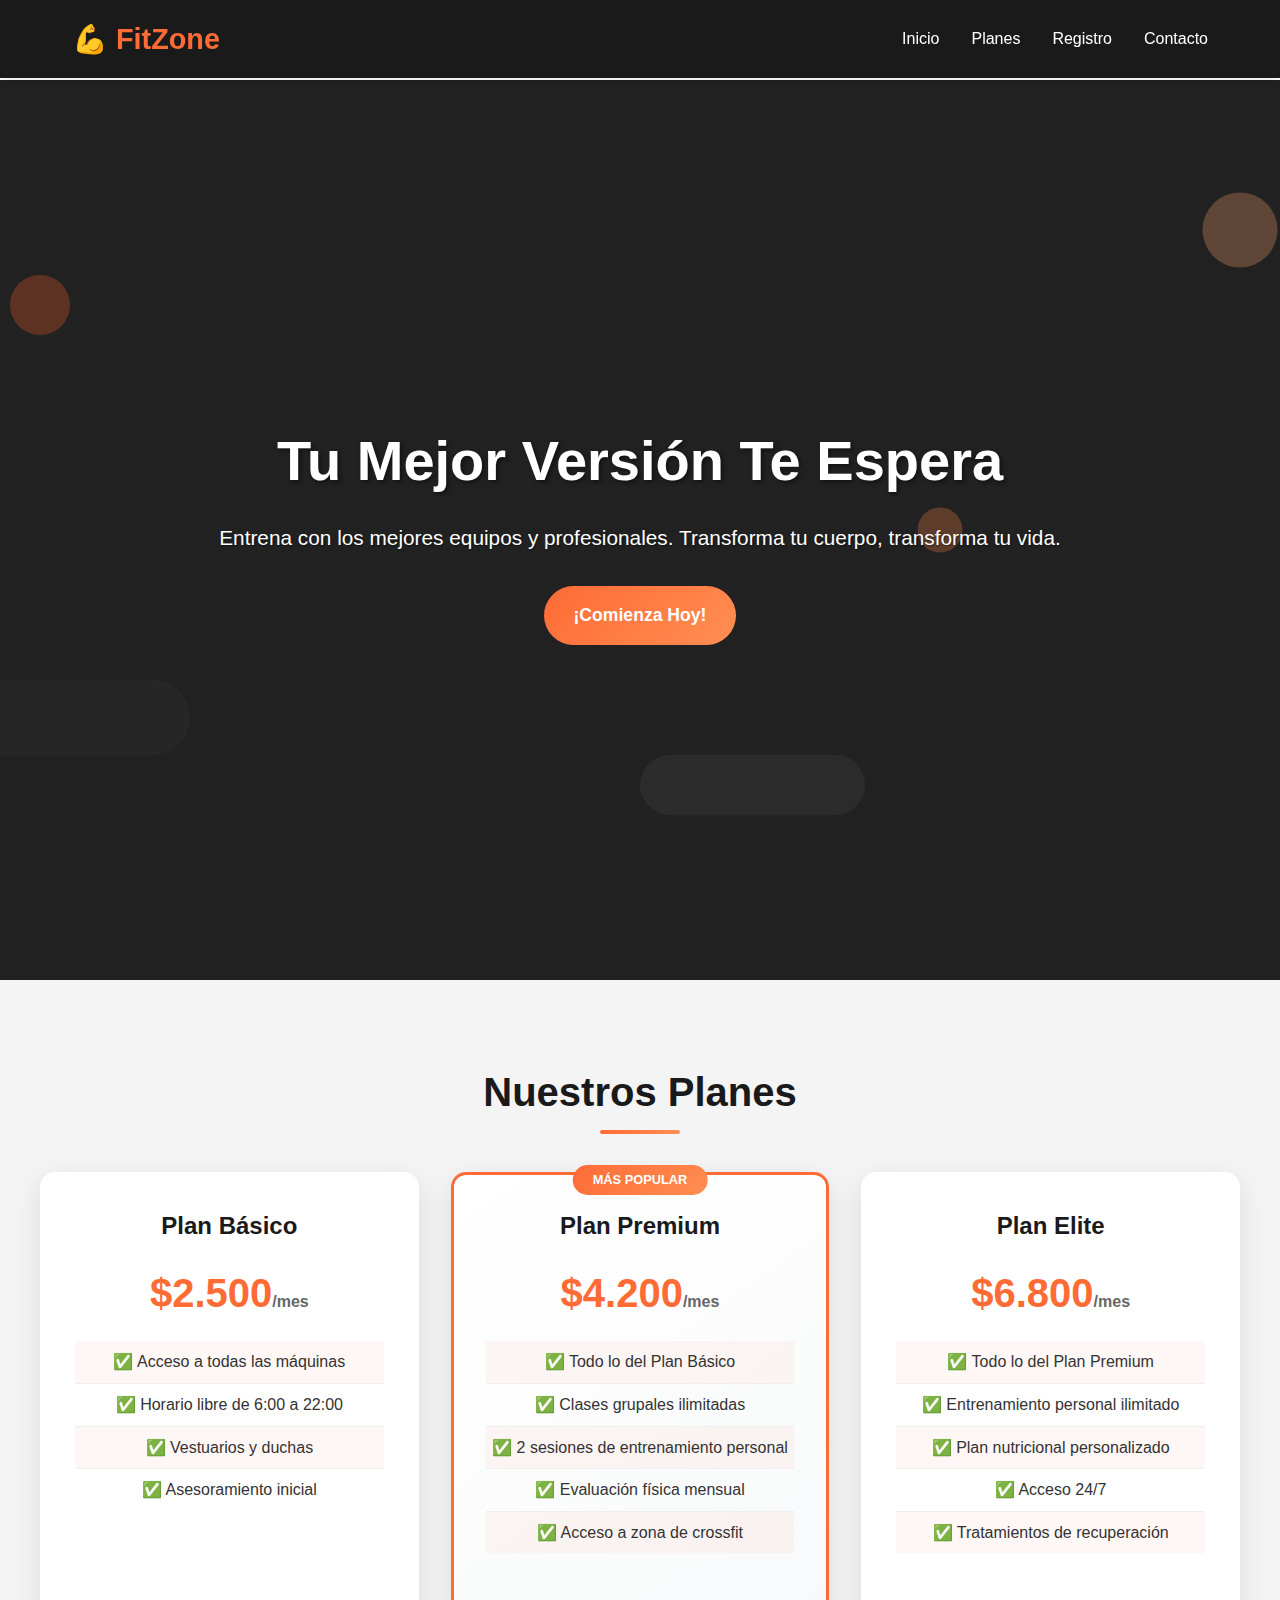
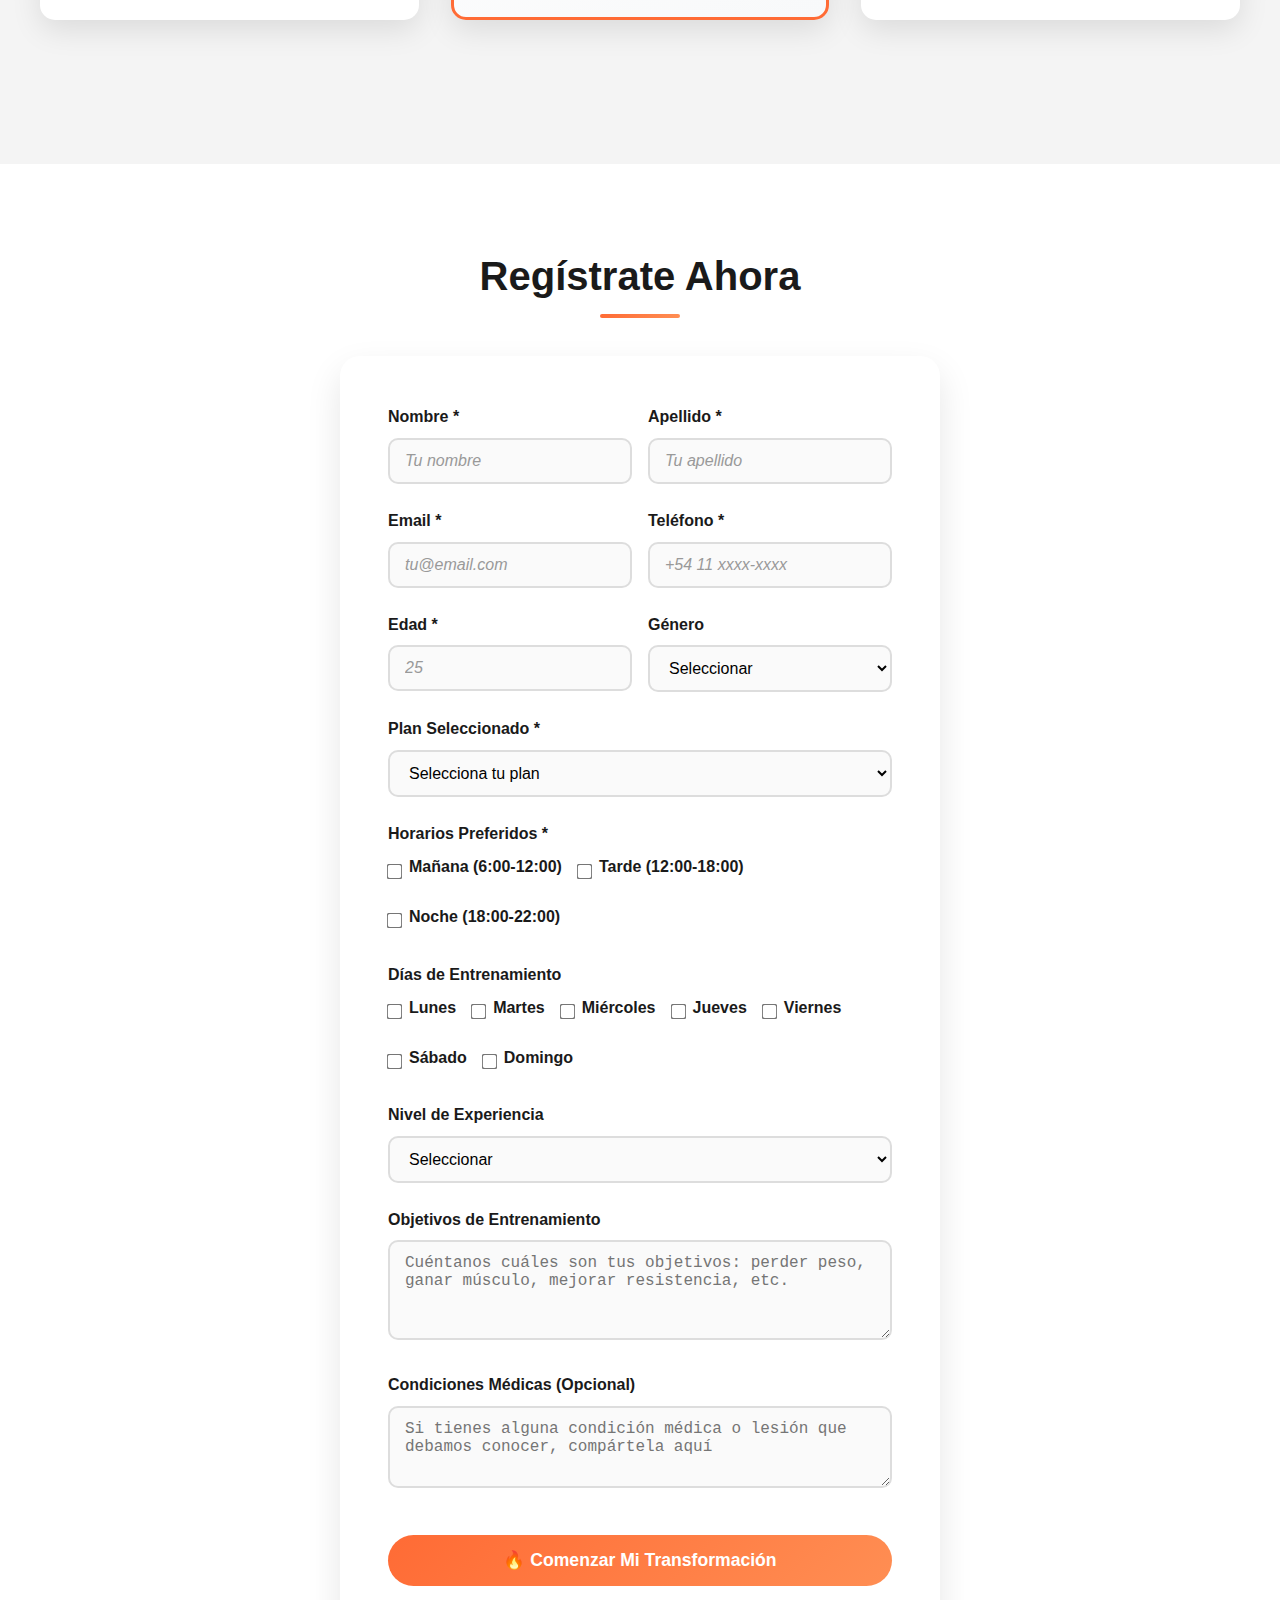
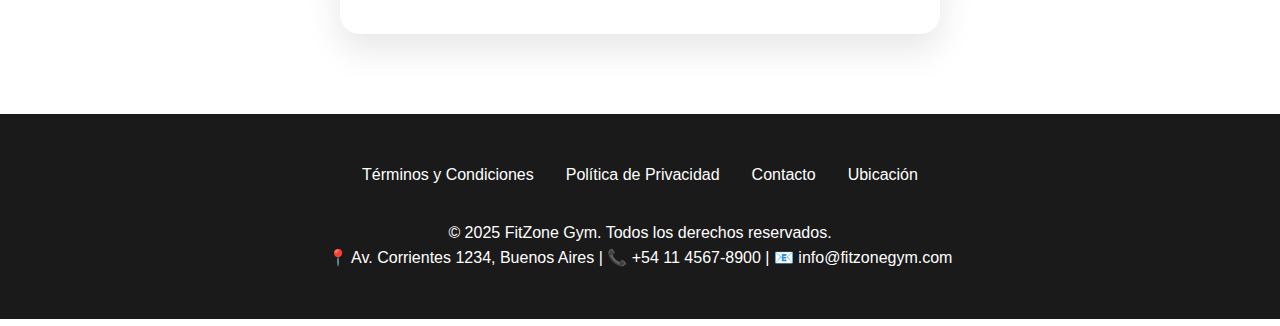
<file: formatoCajas/index.html>
<!DOCTYPE html>
<html lang="es">
<head>
    <meta charset="UTF-8">
    <meta name="viewport" content="width=device-width, initial-scale=1.0">
    <title>FitZone Gym - Tu Mejor Versión Te Espera</title>
    <link rel="stylesheet" href="styles.css">
</head>
<body>
    <!-- Header -->
    <header>
        <nav>
            <a href="#" class="logo">💪 FitZone</a>
            <ul class="nav-links">
                <li><a href="#inicio">Inicio</a></li>
                <li><a href="#planes">Planes</a></li>
                <li><a href="#registro">Registro</a></li>
                <li><a href="#contacto">Contacto</a></li>
            </ul>
        </nav>
    </header>

    <!-- Sección Hero -->
    <section id="inicio" class="hero">
        <div class="hero-content">
            <h1>Tu Mejor Versión Te Espera</h1>
            <p>Entrena con los mejores equipos y profesionales. Transforma tu cuerpo, transforma tu vida.</p>
            <a href="#registro" class="cta-button">¡Comienza Hoy!</a>
        </div>
    </section>

    <!-- Sección de Planes -->
    <section id="planes" class="plans-section">
        <div class="container">
            <h2 class="section-title">Nuestros Planes</h2>
            <div class="plans-grid">
                <div class="plan-card">
                    <h3 class="plan-name">Plan Básico</h3>
                    <div class="plan-price">$2.500<span style="font-size: 1rem; color: #666;">/mes</span></div>
                    <ul class="plan-features">
                        <li>✅ Acceso a todas las máquinas</li>
                        <li>✅ Horario libre de 6:00 a 22:00</li>
                        <li>✅ Vestuarios y duchas</li>
                        <li>✅ Asesoramiento inicial</li>
                    </ul>
                </div>
                
                <div class="plan-card featured">
                    <h3 class="plan-name">Plan Premium</h3>
                    <div class="plan-price">$4.200<span style="font-size: 1rem; color: #666;">/mes</span></div>
                    <ul class="plan-features">
                        <li>✅ Todo lo del Plan Básico</li>
                        <li>✅ Clases grupales ilimitadas</li>
                        <li>✅ 2 sesiones de entrenamiento personal</li>
                        <li>✅ Evaluación física mensual</li>
                        <li>✅ Acceso a zona de crossfit</li>
                    </ul>
                </div>

                <div class="plan-card">
                    <h3 class="plan-name">Plan Elite</h3>
                    <div class="plan-price">$6.800<span style="font-size: 1rem; color: #666;">/mes</span></div>
                    <ul class="plan-features">
                        <li>✅ Todo lo del Plan Premium</li>
                        <li>✅ Entrenamiento personal ilimitado</li>
                        <li>✅ Plan nutricional personalizado</li>
                        <li>✅ Acceso 24/7</li>
                        <li>✅ Tratamientos de recuperación</li>
                    </ul>
                </div>
            </div>
        </div>
    </section>

    <!-- Formulario de Registro -->
    <section id="registro" class="registration-section">
        <div class="container">
            <h2 class="section-title">Regístrate Ahora</h2>
            <div class="form-container">
                <form id="registrationForm">
                    <div class="form-row">
                        <div class="form-group">
                            <label for="nombre">Nombre *</label>
                            <input type="text" id="nombre" name="nombre" required placeholder="Tu nombre">
                        </div>
                        <div class="form-group">
                            <label for="apellido">Apellido *</label>
                            <input type="text" id="apellido" name="apellido" required placeholder="Tu apellido">
                        </div>
                    </div>

                    <div class="form-row">
                        <div class="form-group">
                            <label for="email">Email *</label>
                            <input type="email" id="email" name="email" required placeholder="tu@email.com">
                        </div>
                        <div class="form-group">
                            <label for="telefono">Teléfono *</label>
                            <input type="tel" id="telefono" name="telefono" required placeholder="+54 11 xxxx-xxxx">
                        </div>
                    </div>

                    <div class="form-row">
                        <div class="form-group">
                            <label for="edad">Edad *</label>
                            <input type="number" id="edad" name="edad" min="16" max="99" required placeholder="25">
                        </div>
                        <div class="form-group">
                            <label for="genero">Género</label>
                            <select id="genero" name="genero">
                                <option value="">Seleccionar</option>
                                <option value="masculino">Masculino</option>
                                <option value="femenino">Femenino</option>
                                <option value="otro">Otro</option>
                                <option value="prefiero-no-decir">Prefiero no decir</option>
                            </select>
                        </div>
                    </div>

                    <div class="form-group">
                        <label for="plan">Plan Seleccionado *</label>
                        <select id="plan" name="plan" required>
                            <option value="">Selecciona tu plan</option>
                            <option value="basico">Plan Básico - $2.500/mes</option>
                            <option value="premium">Plan Premium - $4.200/mes</option>
                            <option value="elite">Plan Elite - $6.800/mes</option>
                        </select>
                    </div>

                    <div class="form-group">
                        <label>Horarios Preferidos *</label>
                        <div class="checkbox-group">
                            <div class="checkbox-item">
                                <input type="checkbox" id="manana" name="horarios" value="manana">
                                <label for="manana">Mañana (6:00-12:00)</label>
                            </div>
                            <div class="checkbox-item">
                                <input type="checkbox" id="tarde" name="horarios" value="tarde">
                                <label for="tarde">Tarde (12:00-18:00)</label>
                            </div>
                            <div class="checkbox-item">
                                <input type="checkbox" id="noche" name="horarios" value="noche">
                                <label for="noche">Noche (18:00-22:00)</label>
                            </div>
                        </div>
                    </div>

                    <div class="form-group">
                        <label>Días de Entrenamiento</label>
                        <div class="checkbox-group">
                            <div class="checkbox-item">
                                <input type="checkbox" id="lunes" name="dias" value="lunes">
                                <label for="lunes">Lunes</label>
                            </div>
                            <div class="checkbox-item">
                                <input type="checkbox" id="martes" name="dias" value="martes">
                                <label for="martes">Martes</label>
                            </div>
                            <div class="checkbox-item">
                                <input type="checkbox" id="miercoles" name="dias" value="miercoles">
                                <label for="miercoles">Miércoles</label>
                            </div>
                            <div class="checkbox-item">
                                <input type="checkbox" id="jueves" name="dias" value="jueves">
                                <label for="jueves">Jueves</label>
                            </div>
                            <div class="checkbox-item">
                                <input type="checkbox" id="viernes" name="dias" value="viernes">
                                <label for="viernes">Viernes</label>
                            </div>
                            <div class="checkbox-item">
                                <input type="checkbox" id="sabado" name="dias" value="sabado">
                                <label for="sabado">Sábado</label>
                            </div>
                            <div class="checkbox-item">
                                <input type="checkbox" id="domingo" name="dias" value="domingo">
                                <label for="domingo">Domingo</label>
                            </div>
                        </div>
                    </div>

                    <div class="form-group">
                        <label for="experiencia">Nivel de Experiencia</label>
                        <select id="experiencia" name="experiencia">
                            <option value="">Seleccionar</option>
                            <option value="principiante">Principiante</option>
                            <option value="intermedio">Intermedio</option>
                            <option value="avanzado">Avanzado</option>
                        </select>
                    </div>

                    <div class="form-group">
                        <label for="objetivos">Objetivos de Entrenamiento</label>
                        <textarea id="objetivos" name="objetivos" rows="4" placeholder="Cuéntanos cuáles son tus objetivos: perder peso, ganar músculo, mejorar resistencia, etc."></textarea>
                    </div>

                    <div class="form-group">
                        <label for="condiciones">Condiciones Médicas (Opcional)</label>
                        <textarea id="condiciones" name="condiciones" rows="3" placeholder="Si tienes alguna condición médica o lesión que debamos conocer, compártela aquí"></textarea>
                    </div>

                    <button type="submit" class="submit-btn">🔥 Comenzar Mi Transformación</button>
                </form>
            </div>
        </div>
    </section>

    <!-- Footer -->
    <footer id="contacto">
        <div class="footer-content">
            <div class="footer-links">
                <a href="#">Términos y Condiciones</a>
                <a href="#">Política de Privacidad</a>
                <a href="#">Contacto</a>
                <a href="#">Ubicación</a>
            </div>
            <p>&copy; 2025 FitZone Gym. Todos los derechos reservados.</p>
            <p>📍 Av. Corrientes 1234, Buenos Aires | 📞 +54 11 4567-8900 | 📧 info@fitzonegym.com</p>
        </div>
    </footer>

    <script>
        // Scroll suave para los enlaces del menú
        document.querySelectorAll('a[href^="#"]').forEach(anchor => {
            anchor.addEventListener('click', function (e) {
                e.preventDefault();
                const target = document.querySelector(this.getAttribute('href'));
                if (target) {
                    target.scrollIntoView({
                        behavior: 'smooth',
                        block: 'start'
                    });
                }
            });
        });

        // Validación y envío del formulario
        document.getElementById('registrationForm').addEventListener('submit', function(e) {
            e.preventDefault();
            
            // Validar que al menos un horario esté seleccionado
            const horariosChecked = document.querySelectorAll('input[name="horarios"]:checked');
            if (horariosChecked.length === 0) {
                alert('Por favor, selecciona al menos un horario preferido.');
                return;
            }

            // Recopilar datos del formulario
            const formData = new FormData(this);
            const data = {};
            
            // Campos normales
            for (let [key, value] of formData.entries()) {
                if (key !== 'horarios' && key !== 'dias') {
                    data[key] = value;
                }
            }
            
            // Checkboxes
            data.horarios = Array.from(document.querySelectorAll('input[name="horarios"]:checked')).map(cb => cb.value);
            data.dias = Array.from(document.querySelectorAll('input[name="dias"]:checked')).map(cb => cb.value);

            // Simular envío exitoso
            alert('¡Registro exitoso! Te contactaremos pronto para coordinar tu primera visita. ¡Bienvenido a FitZone!');
            
            // Opcional: limpiar formulario
            this.reset();
        });

        // Efecto de cambio de color en el header al hacer scroll
        window.addEventListener('scroll', function() {
            const header = document.querySelector('header');
            if (window.scrollY > 100) {
                header.style.background = 'rgba(26, 26, 26, 0.95)';
            } else {
                header.style.background = 'var(--secondary-color)';
            }
        });
    </script>
</body>
</html>
</file>
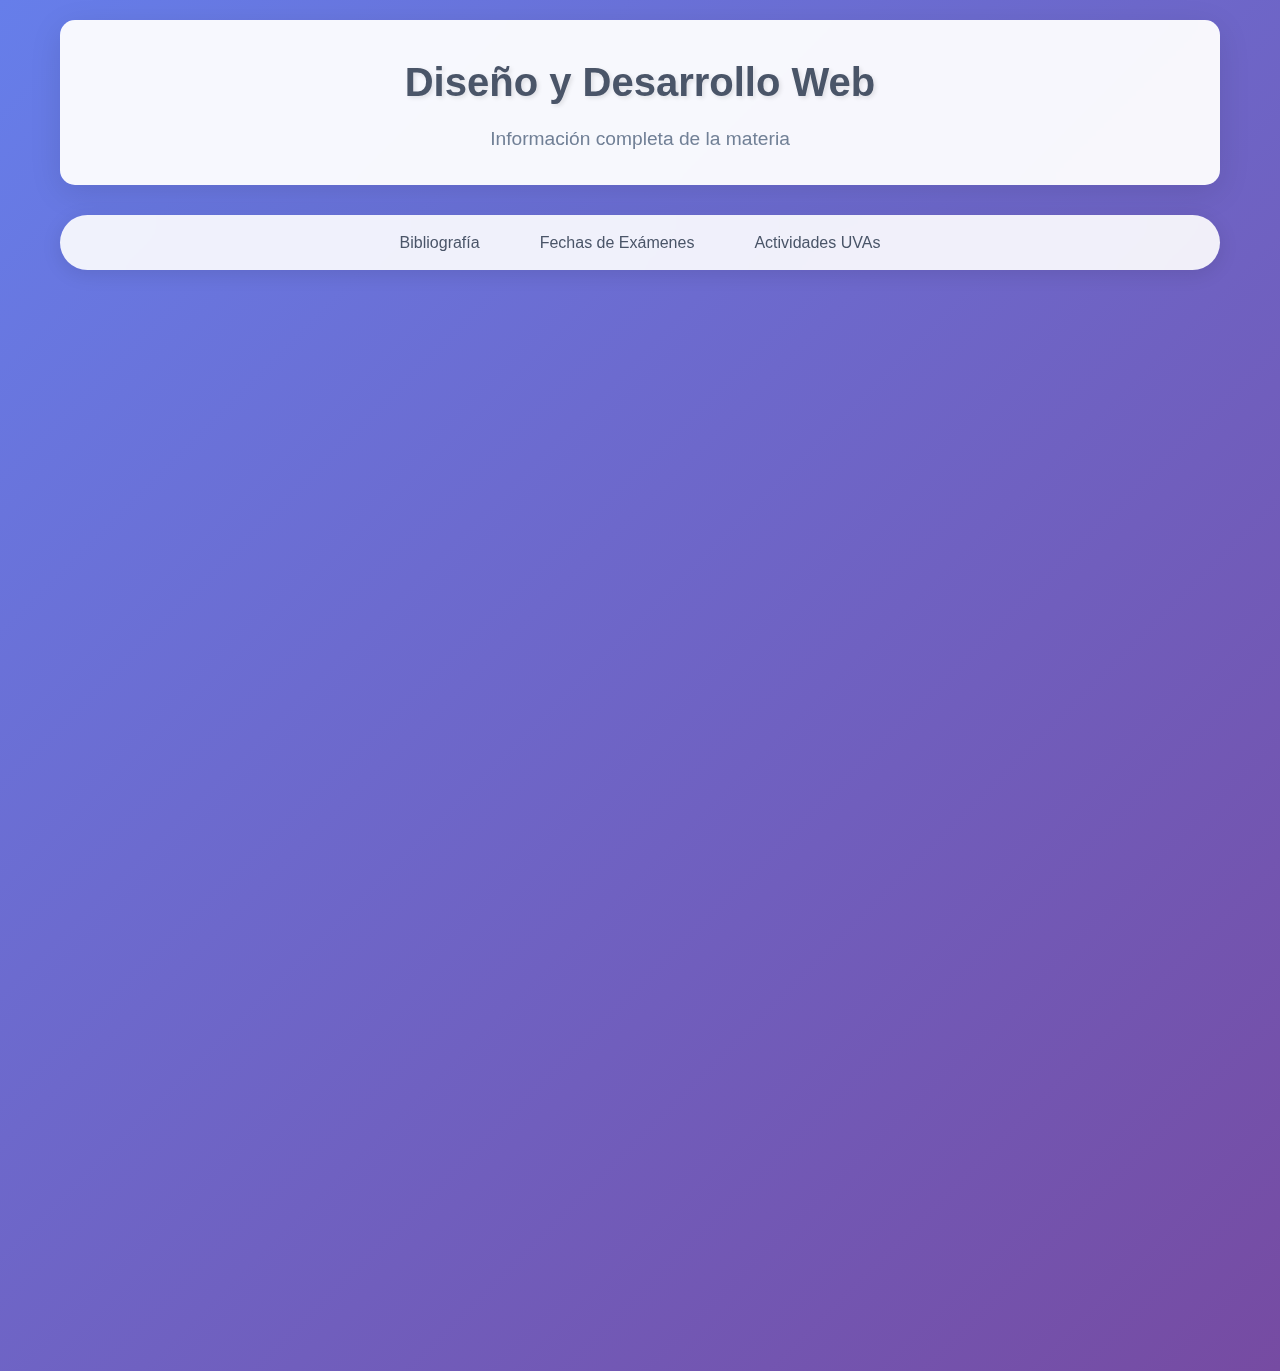
<file: HTML/index.html>
<!DOCTYPE html>
<html lang="es">
<head>
    <meta charset="UTF-8">
    <meta name="viewport" content="width=device-width, initial-scale=1.0">
    <title>Diseño y Desarrollo Web</title>
    <link rel="stylesheet" href="styles.css">
</head>
<body>
    <div class="container">
        <header>
            <h1>Diseño y Desarrollo Web</h1>
            <p class="subtitle">Información completa de la materia</p>
        </header>

        <nav>
            <ul>
                <li><a href="#" onclick="showSection('bibliografia')">Bibliografía</a></li>
                <li><a href="#" onclick="showSection('examenes')">Fechas de Exámenes</a></li>
                <li><a href="#" onclick="showSection('actividades')">Actividades UVAs</a></li>
            </ul>
        </nav>

        <div class="content">
            <section id="bibliografia" class="hidden">
                <h2>📚 Bibliografía</h2>
                
                <div class="book-list">
                    <a href="https://virtualbsp.uade.edu.ar/d2l/le/content/43347/viewContent/571944/View" target="_blank" class="book-link">
                        <div class="book-item">
                            <div class="book-title">Cronograma de la materia</div>
                        </div>
                    </a>
                    <a href="https://virtualbsp.uade.edu.ar/d2l/le/content/43347/viewContent/571938/View" target="_blank" class="book-link">
                        <div class="book-item">
                            <div class="book-title">Programa analítico</div>
                        </div>
                    </a>
                    <a href="https://virtualbsp.uade.edu.ar/d2l/le/content/43347/viewContent/571940/View" target="_blank" class="book-link">
                        <div class="book-item">
                            <div class="book-title">Política de Uso de Foros</div>
                        </div>
                    </a>
                    <a href="https://virtualbsp.uade.edu.ar/d2l/le/content/43347/viewContent/571942/View" target="_blank" class="book-link">
                        <div class="book-item">
                            <div class="book-title">Videos de las clases grabadas (encuentros sincrónicos)</div>
                        </div>
                    </a>
                    <a href="https://virtualbsp.uade.edu.ar/d2l/le/content/43347/viewContent/595929/View" target="_blank" class="book-link">
                        <div class="book-item">
                            <div class="book-title">Clase 1 - Modelos de Sitio Web</div> 
                        </div>
                    </a>
                    <a href="https://virtualbsp.uade.edu.ar/d2l/le/content/43347/viewContent/597451/View" target="_blank" class="book-link">
                        <div class="book-item">
                            <div class="book-title">Clase 2: Video de cómo hacer la actividad 1 y 2</div> 
                        </div>
                    </a>
                    <a href="https://virtualbsp.uade.edu.ar/d2l/le/content/43347/viewContent/597896/View" target="_blank" class="book-link">
                        <div class="book-item">
                            <div class="book-title">Clase 2 sincrónica 25-3</div> 
                        </div>
                    </a>
                    <a href="https://virtualbsp.uade.edu.ar/d2l/le/content/43347/viewContent/599588/View" target="_blank" class="book-link">
                        <div class="book-item">
                            <div class="book-title">Clase 3 sincrónica: 8/4</div> 
                        </div>
                    </a>
                    <a href="https://virtualbsp.uade.edu.ar/d2l/le/content/43347/viewContent/600407/View" target="_blank" class="book-link">
                        <div class="book-item">
                            <div class="book-title">Clase 4 : 15/4</div> 
                        </div>
                    </a>
                    <a href="https://virtualbsp.uade.edu.ar/d2l/le/content/43347/viewContent/571954/View" target="_blank" class="book-link">
                        <div class="book-item">
                            <div class="book-title">Guía de lectura: Diseño de interfaz y experiencia de usuario 🧭</div> 
                        </div>
                    </a>
                </div>

            </section>

            <section id="examenes" class="hidden">
                <h2>📅 Fechas de Exámenes</h2>
                
                <h3>Primer Cuatrimestre 2025</h3>
                <div class="exam-list">
                    <div class="exam-item">
                        <div class="book-title">Primer Parcial</div>
                        <div class="exam-date">29/04/2025</div>
                        <span class="exam-type">Presencial</span>
                    </div>
                    <div class="exam-item">
                        <div class="book-title">Segundo Parcial</div>
                        <div class="exam-date">24/06/2025</div>
                        <span class="exam-type">Presencial</span>
                    </div>
                    <div class="exam-item">
                        <div class="book-title">Recuperatorio / Final adelantado</div>
                        <div class="exam-date">08/07/2025</div>
                        <span class="exam-type">Presencial</span>
                    </div>
                </div>

                <h3>Examen Final</h3>
                <div class="exam-list">
                    <div class="exam-item">
                        <div class="book-title">Final Regular</div>
                        <div class="exam-date">22/07/2025</div>
                    </div>
                </div>
            </section>

            <section id="actividades" class="hidden">
                <h2>🎯 Actividades UVAs</h2>
                
                <div class="uva-section">
                    <div class="activity-list">
                        <a href="" class="activity-link" onclick="alert('Enlace a Actividad 1.1')">
                            Ejercicio individual: HTML - Introducción 📝
                        </a>
                        <a href="#" class="activity-link" onclick="alert('Enlace a Actividad 1.2')">
                            Ejercicio individual: HTML - Etiquetas 📝
                        </a>
                        <a href="#" class="activity-link" onclick="alert('Enlace a Actividad 1.3')">
                            Ejercicio individual: Ejercicio integrador 📝(obligatorio)
                        </a>
                        <a href="#" class="activity-link" onclick="alert('Enlace a Actividad 1.4')">
                            Ejercicio individual: Formato de texto 📝
                        </a>
                        <a href="#" class="activity-link" onclick="alert('Enlace a Actividad 1.5')">
                            Ejercicio individual: Formato de cajas 📝
                        </a>
                         <a href="#" class="activity-link" onclick="alert('Enlace a Actividad 1.5')">
                            Ejercicio individual: Unidades de medida 📝
                        </a>
                        <a href="#" class="activity-link" onclick="alert('Enlace a Actividad 1.5')">
                            Ejercicio individual: Grid y Flexbox 📝
                        </a>
                        <a href="#" class="activity-link" onclick="alert('Enlace a Actividad 1.5')">
                            Trabajo práctico Integrador UVA 2 (obligatorio)
                        </a>
                    </div>
                </div>

            </section>
        </div>
    </div>

    <script>
        // Función para mostrar/ocultar secciones
        function showSection(sectionId) {
            // Ocultar todas las secciones
            const sections = document.querySelectorAll('section');
            sections.forEach(section => {
                section.classList.add('hidden');
            });
            
            // Mostrar la sección seleccionada
            const targetSection = document.getElementById(sectionId);
            if (targetSection) {
                targetSection.classList.remove('hidden');
            }
        }

        // Mostrar la primera sección por defecto al cargar la página
        document.addEventListener('DOMContentLoaded', function() {
            showSection('bibliografia');
        });

        // Efecto de scroll suave para navegación interna
        document.querySelectorAll('nav a').forEach(link => {
            link.addEventListener('click', function(e) {
                e.preventDefault();
                
                // Remover clase activa de todos los enlaces
                document.querySelectorAll('nav a').forEach(a => a.classList.remove('active'));
                
                // Agregar clase activa al enlace clickeado
                this.classList.add('active');
            });
        });

        // Animación de entrada para las secciones
        const observer = new IntersectionObserver((entries) => {
            entries.forEach(entry => {
                if (entry.isIntersecting) {
                    entry.target.style.animation = 'slideIn 0.6s ease forwards';
                }
            });
        });

        document.querySelectorAll('section').forEach(section => {
            observer.observe(section);
        });
    </script>
</body>
</html>
</file>
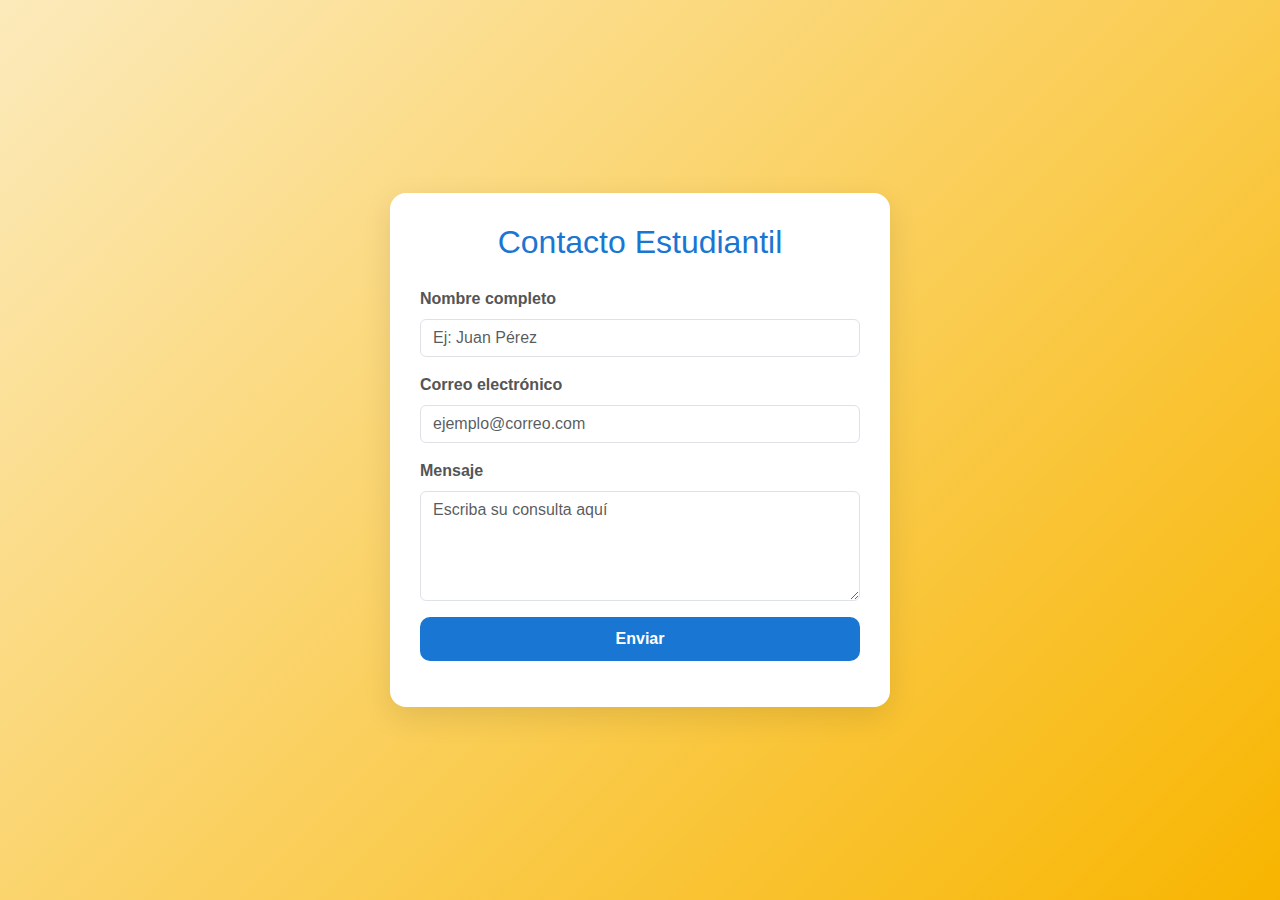
<file: Formulario Javascript/formularioJavascript.html>
<!DOCTYPE html>
<html lang="es">
<head>
  <meta charset="UTF-8" />
  <meta name="viewport" content="width=device-width, initial-scale=1.0" />
  <title>Formulario de Contacto</title>
  <link href="https://cdn.jsdelivr.net/npm/bootstrap@5.3.3/dist/css/bootstrap.min.css" rel="stylesheet" />
  <style>
    body {
      background: linear-gradient(135deg, #fceabb, #f8b500);
      min-height: 100vh;
      display: flex;
      align-items: center;
      justify-content: center;
      font-family: 'Segoe UI', Tahoma, Geneva, Verdana, sans-serif;
    }

    .form-container {
      background-color: #ffffff;
      border-radius: 16px;
      padding: 30px;
      box-shadow: 0 10px 30px rgba(0, 0, 0, 0.1);
      max-width: 500px;
      width: 100%;
    }

    h2 {
      text-align: center;
      color: #1976D2;
      margin-bottom: 25px;
    }

    label {
      font-weight: 600;
      color: #555;
    }

    input, textarea {
      border: 2px solid #ddd;
      border-radius: 8px;
      transition: all 0.3s ease-in-out;
      background-color: #f9f9f9;
    }

    input:focus, textarea:focus {
      border-color: #1976D2;
      background-color: #ffffff;
      box-shadow: 0 0 8px rgba(25, 118, 210, 0.3);
    }

    .btn-primary {
      background-color: #1976D2;
      border: none;
      border-radius: 10px;
      font-weight: 600;
      padding: 10px 20px;
      transition: background-color 0.3s ease;
    }

    .btn-primary:hover {
      background-color: #125ea7;
    }

    #responseMsg {
      font-size: 0.95rem;
    }
  </style>
</head>
<body>

  <div class="form-container">
    <h2>Contacto Estudiantil</h2>
    <form id="contactForm">
      <div class="mb-3">
        <label for="name" class="form-label">Nombre completo</label>
        <input type="text" class="form-control" id="name" placeholder="Ej: Juan Pérez" required />
      </div>
      <div class="mb-3">
        <label for="email" class="form-label">Correo electrónico</label>
        <input type="email" class="form-control" id="email" placeholder="ejemplo@correo.com" required />
      </div>
      <div class="mb-3">
        <label for="message" class="form-label">Mensaje</label>
        <textarea class="form-control" id="message" rows="4" placeholder="Escriba su consulta aquí" required></textarea>
      </div>
      <div class="d-grid">
        <button type="submit" class="btn btn-primary">Enviar</button>
      </div>
    </form>
    <div id="responseMsg" class="mt-3"></div>
  </div>

  <script>
    const form = document.getElementById('contactForm');
    const responseMsg = document.getElementById('responseMsg');

    function validarEmail(email) {
      const regex = /^[\\w.-]+@[\\w.-]+\\.\\w{2,4}$/;
      return regex.test(email);
    }

    form.addEventListener('submit', function (e) {
      e.preventDefault();

      const nombre = document.getElementById('name').value.trim();
      const email = document.getElementById('email').value.trim();
      const mensaje = document.getElementById('message').value.trim();

      if (!nombre || !email || !mensaje) {
        responseMsg.innerHTML = '<div class="alert alert-danger">Por favor, completá todos los campos.</div>';
      } else if (!validarEmail(email)) {
        responseMsg.innerHTML = '<div class="alert alert-danger">El correo electrónico ingresado no es válido.</div>';
      } else {
        responseMsg.innerHTML = `<div class="alert alert-success">Gracias por su contacto, <strong>${nombre}</strong>. En breve le estaré respondiendo.</div>`;
        form.reset();
      }
    });
  </script>

</body>
</html>
</file>
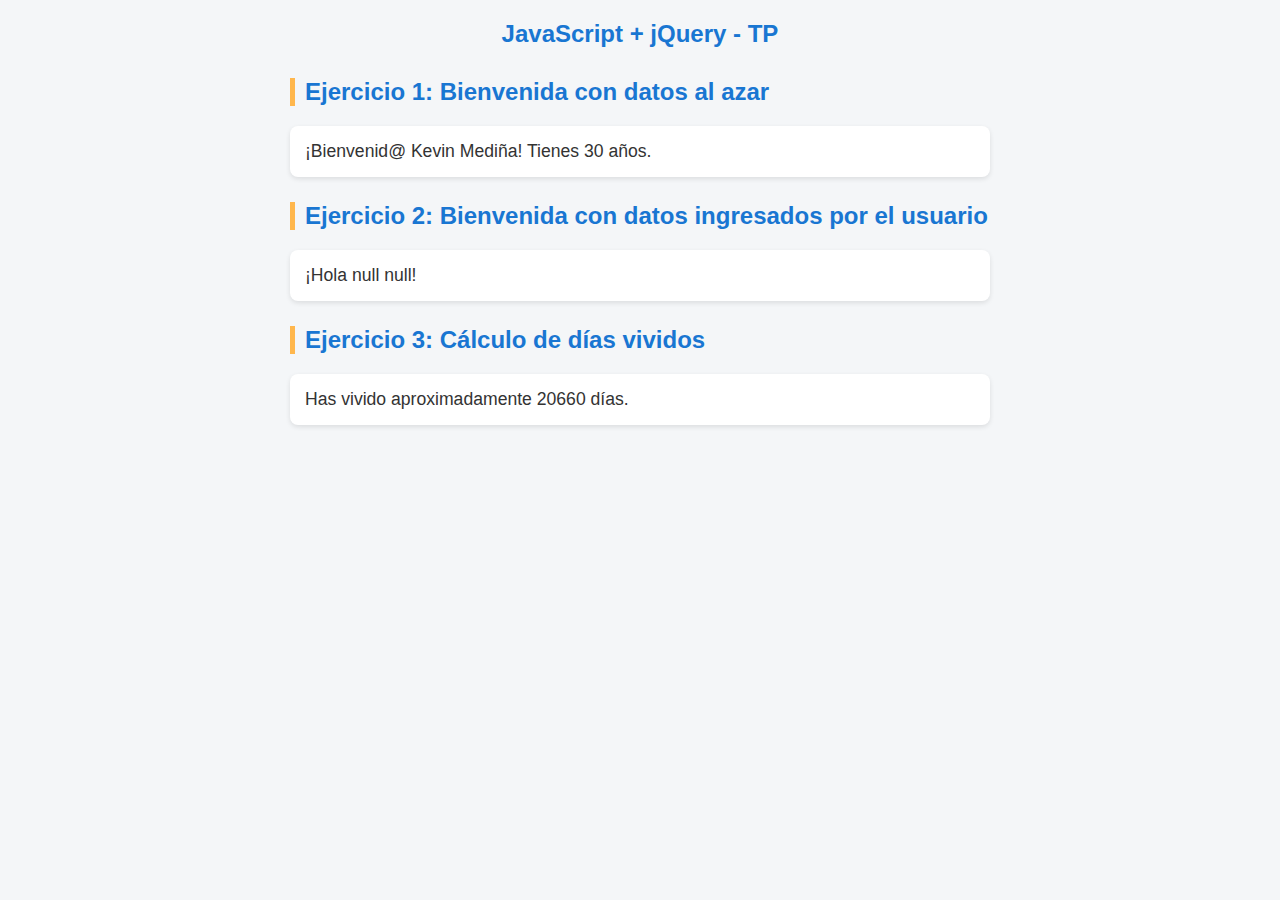
<file: Javascript/ejercicioJavascript.html>
<!DOCTYPE html>
<html lang="es">
<head>
  <meta charset="UTF-8">
  <title>Trabajo Práctico - JS</title>
  <style>
    body {
      font-family: 'Segoe UI', Tahoma, Geneva, Verdana, sans-serif;
      background-color: #f4f6f8;
      color: #333;
      margin: 0;
      padding: 20px;
    }

    h2 {
      color: #1976D2;
      border-left: 5px solid #FFB74D;
      padding-left: 10px;
    }

    p {
      background-color: #ffffff;
      border-radius: 8px;
      box-shadow: 0 2px 5px rgba(0, 0, 0, 0.1);
      padding: 15px;
      margin-bottom: 25px;
      font-size: 1.1em;
    }

    .container {
      max-width: 700px;
      margin: 0 auto;
    }

    body::before {
      content: "JavaScript + jQuery - TP";
      display: block;
      text-align: center;
      font-weight: bold;
      font-size: 1.5em;
      color: #1976D2;
      margin-bottom: 30px;
    }
  </style>
</head>
<body>
  <div class="container">
    <h2>Ejercicio 1: Bienvenida con datos al azar</h2>
    <p id="bienvenidaAzar"></p>

    <h2>Ejercicio 2: Bienvenida con datos ingresados por el usuario</h2>
    <p id="bienvenidaUsuario"></p>

    <h2>Ejercicio 3: Cálculo de días vividos</h2>
    <p id="diasVividos"></p>
  </div>

  <script>
    // Ejercicio 1 - Datos al azar
    const nombre2 = "Kevin";
    const apellido2 = "Mediña";
    const edad = 30;
    const mensajeAzar = `¡Bienvenid@ ${nombre2} ${apellido2}! Tienes ${edad} años.`;
    document.getElementById("bienvenidaAzar").textContent = mensajeAzar;

    // Ejercicio 2 - Datos ingresados por el usuario
    const nombre = prompt("Ingrese su nombre:");
    const apellido = prompt("Ingrese su apellido:");
    const fechaNacimiento = prompt("Ingrese su fecha de nacimiento (formato YYYY-MM-DD):");

    const mensajeUsuario = `¡Hola ${nombre} ${apellido}!`;
    document.getElementById("bienvenidaUsuario").textContent = mensajeUsuario;

    // Ejercicio 3 - Calcular días vividos
    const fechaNac = new Date(fechaNacimiento);
    const hoy = new Date();
    const diferencia = hoy - fechaNac;
    const diasVividos = Math.floor(diferencia / (1000 * 60 * 60 * 24));

    document.getElementById("diasVividos").textContent = `Has vivido aproximadamente ${diasVividos} días.`;
  </script>
</body>
</html>
</file>
<file: formatoCajas/styles.css>
/* Reset y box-model */
        * {
            margin: 0;
            padding: 0;
            box-sizing: border-box;
        }

        /* Variables CSS */
        :root {
            --primary-color: #ff6b35;
            --secondary-color: #1a1a1a;
            --accent-color: #f4f4f4;
            --text-color: #333;
            --gradient: linear-gradient(135deg, #ff6b35, #ff8e53);
        }

        /* Estilos generales */
        body {
            font-family: 'Arial', sans-serif;
            line-height: 1.6;
            color: var(--text-color);
            background-color: #fff;
        }

        /* Header y navegación */
        header {
            background: var(--secondary-color);
            color: white;
            padding: 1rem 0;
            position: fixed;
            width: 100%;
            top: 0;
            z-index: 1000;
            box-shadow: 0 2px 10px rgba(0,0,0,0.1);
        }

        nav {
            display: flex;
            justify-content: space-between;
            align-items: center;
            max-width: 1200px;
            margin: 0 auto;
            padding: 0 2rem;
        }

        .logo {
            font-size: 1.8rem;
            font-weight: bold;
            color: var(--primary-color);
            text-decoration: none;
        }

        .nav-links {
            display: flex;
            list-style: none;
            gap: 2rem;
        }

        .nav-links a {
            color: white;
            text-decoration: none;
            font-weight: 500;
            transition: color 0.3s ease;
        }

        .nav-links a:hover {
            color: var(--primary-color);
            text-shadow: 0 0 5px rgba(255, 107, 53, 0.5);
        }

        /* Sección principal */
        .hero {
            background: linear-gradient(rgba(26, 26, 26, 0.7), rgba(26, 26, 26, 0.7)), 
                        url('data:image/svg+xml,<svg xmlns="http://www.w3.org/2000/svg" viewBox="0 0 1200 600"><rect fill="%23333" width="1200" height="600"/><circle fill="%23ff6b35" cx="200" cy="150" r="20"/><circle fill="%23ff8e53" cx="800" cy="300" r="15"/><circle fill="%23ffab7a" cx="1000" cy="100" r="25"/><rect fill="%23444" x="100" y="400" width="200" height="50" rx="25"/><rect fill="%23555" x="600" y="450" width="150" height="40" rx="20"/></svg>');
            background-size: cover;
            background-position: center;
            height: 100vh;
            display: flex;
            align-items: center;
            justify-content: center;
            text-align: center;
            color: white;
            margin-top: 80px;
        }

        .hero-content h1 {
            font-size: 3.5rem;
            margin-bottom: 1rem;
            text-shadow: 2px 2px 4px rgba(0,0,0,0.5);
            animation: fadeInUp 1s ease-out;
        }

        .hero-content p {
            font-size: 1.3rem;
            margin-bottom: 2rem;
            text-shadow: 1px 1px 2px rgba(0,0,0,0.5);
            animation: fadeInUp 1s ease-out 0.3s both;
        }

        .cta-button {
            background: var(--gradient);
            color: white;
            padding: 15px 30px;
            border: none;
            border-radius: 50px;
            font-size: 1.1rem;
            font-weight: bold;
            cursor: pointer;
            text-decoration: none;
            display: inline-block;
            transition: transform 0.3s ease, box-shadow 0.3s ease;
            animation: fadeInUp 1s ease-out 0.6s both;
        }

        .cta-button:hover {
            transform: translateY(-3px);
            box-shadow: 0 10px 20px rgba(255, 107, 53, 0.3);
        }

        /* Sección de planes */
        .plans-section {
            padding: 5rem 2rem;
            background: var(--accent-color);
        }

        .container {
            max-width: 1200px;
            margin: 0 auto;
        }

        .section-title {
            text-align: center;
            font-size: 2.5rem;
            margin-bottom: 3rem;
            color: var(--secondary-color);
            position: relative;
        }

        .section-title::after {
            content: '';
            position: absolute;
            bottom: -10px;
            left: 50%;
            transform: translateX(-50%);
            width: 80px;
            height: 4px;
            background: var(--gradient);
            border-radius: 2px;
        }

        .plans-grid {
            display: grid;
            grid-template-columns: repeat(auto-fit, minmax(300px, 1fr));
            gap: 2rem;
            margin-bottom: 4rem;
        }

        .plan-card {
            background: white;
            border-radius: 15px;
            padding: 2rem;
            text-align: center;
            box-shadow: 0 10px 30px rgba(0,0,0,0.1);
            transition: transform 0.3s ease, box-shadow 0.3s ease;
            border: 3px solid transparent;
        }

        .plan-card:hover {
            transform: translateY(-10px);
            box-shadow: 0 20px 40px rgba(0,0,0,0.15);
            border-color: var(--primary-color);
        }

        .plan-card.featured {
            border-color: var(--primary-color);
            position: relative;
        }

        .plan-card.featured::before {
            content: 'MÁS POPULAR';
            position: absolute;
            top: -10px;
            left: 50%;
            transform: translateX(-50%);
            background: var(--gradient);
            color: white;
            padding: 5px 20px;
            border-radius: 20px;
            font-size: 0.8rem;
            font-weight: bold;
        }

        .plan-name {
            font-size: 1.5rem;
            font-weight: bold;
            margin-bottom: 1rem;
            color: var(--secondary-color);
        }

        .plan-price {
            font-size: 2.5rem;
            font-weight: bold;
            color: var(--primary-color);
            margin-bottom: 1rem;
        }

        .plan-features {
            list-style: none;
            margin-bottom: 2rem;
        }

        .plan-features li {
            padding: 0.5rem 0;
            border-bottom: 1px solid #eee;
        }

        .plan-features li:last-child {
            border-bottom: none;
        }

        /* Formulario de registro */
        .registration-section {
            padding: 5rem 2rem;
            background: white;
        }

        .form-container {
            max-width: 600px;
            margin: 0 auto;
            background: white;
            padding: 3rem;
            border-radius: 20px;
            box-shadow: 0 15px 35px rgba(0,0,0,0.1);
        }

        .form-group {
            margin-bottom: 1.5rem;
        }

        .form-group label {
            display: block;
            margin-bottom: 0.5rem;
            font-weight: bold;
            color: var(--secondary-color);
            font-size: 1rem;
        }

        .form-group input,
        .form-group select,
        .form-group textarea {
            width: 100%;
            padding: 12px 15px;
            border: 2px solid #ddd;
            border-radius: 10px;
            font-size: 1rem;
            transition: border-color 0.3s ease, box-shadow 0.3s ease;
            background-color: #fafafa;
        }

        .form-group input:focus,
        .form-group select:focus,
        .form-group textarea:focus {
            outline: none;
            border-color: var(--primary-color);
            box-shadow: 0 0 10px rgba(255, 107, 53, 0.2);
            background-color: white;
        }

        .form-group input:hover,
        .form-group select:hover,
        .form-group textarea:hover {
            border-color: var(--primary-color);
        }

        .form-group input::placeholder {
            color: #999;
            font-style: italic;
        }

        .form-row {
            display: grid;
            grid-template-columns: 1fr 1fr;
            gap: 1rem;
        }

        .checkbox-group {
            display: flex;
            flex-wrap: wrap;
            gap: 1rem;
            margin-top: 0.5rem;
        }

        .checkbox-item {
            display: flex;
            align-items: center;
            gap: 0.5rem;
        }

        .checkbox-item input[type="checkbox"] {
            width: auto;
            transform: scale(1.2);
            accent-color: var(--primary-color);
        }

        .submit-btn {
            background: var(--gradient);
            color: white;
            padding: 15px 40px;
            border: none;
            border-radius: 50px;
            font-size: 1.1rem;
            font-weight: bold;
            cursor: pointer;
            width: 100%;
            transition: transform 0.3s ease, box-shadow 0.3s ease;
            margin-top: 1rem;
        }

        .submit-btn:hover {
            transform: translateY(-2px);
            box-shadow: 0 10px 25px rgba(255, 107, 53, 0.3);
        }

        .submit-btn:active {
            transform: translateY(0);
        }

        /* Footer */
        footer {
            background: var(--secondary-color);
            color: white;
            text-align: center;
            padding: 3rem 2rem;
        }

        .footer-content {
            max-width: 1200px;
            margin: 0 auto;
        }

        .footer-links {
            display: flex;
            justify-content: center;
            gap: 2rem;
            margin-bottom: 2rem;
            flex-wrap: wrap;
        }

        .footer-links a {
            color: white;
            text-decoration: none;
            transition: color 0.3s ease;
        }

        .footer-links a:hover {
            color: var(--primary-color);
        }

        /* Animaciones */
        @keyframes fadeInUp {
            from {
                opacity: 0;
                transform: translateY(30px);
            }
            to {
                opacity: 1;
                transform: translateY(0);
            }
        }

        /* Responsive */
        @media (max-width: 768px) {
            .nav-links {
                display: none;
            }

            .hero-content h1 {
                font-size: 2.5rem;
            }

            .hero-content p {
                font-size: 1.1rem;
            }

            .form-row {
                grid-template-columns: 1fr;
            }

            .checkbox-group {
                flex-direction: column;
            }

            .plans-grid {
                grid-template-columns: 1fr;
            }
        }

        /* Pseudoselectores adicionales */
        .form-group input:valid {
            border-color: #28a745;
        }

        .form-group input:invalid:not(:placeholder-shown) {
            border-color: #dc3545;
        }

        .plan-card:nth-child(even) {
            background: linear-gradient(145deg, #ffffff, #f8f9fa);
        }

        .plan-features li:nth-child(odd) {
            background-color: rgba(255, 107, 53, 0.05);
        }
</file>
<file: HTML/styles.css>
/* Reset y configuración base */
* {
    margin: 0;
    padding: 0;
    box-sizing: border-box;
}

body {
    font-family: 'Segoe UI', Tahoma, Geneva, Verdana, sans-serif;
    line-height: 1.6;
    color: #333;
    background: linear-gradient(135deg, #667eea 0%, #764ba2 100%);
    min-height: 100vh;
}

/* Layout principal */
.container {
    max-width: 1200px;
    margin: 0 auto;
    padding: 20px;
}

/* Header */
header {
    background: rgba(255, 255, 255, 0.95);
    backdrop-filter: blur(10px);
    border-radius: 15px;
    padding: 30px;
    margin-bottom: 30px;
    box-shadow: 0 8px 32px rgba(0, 0, 0, 0.1);
    text-align: center;
}

h1 {
    color: #4a5568;
    font-size: 2.5em;
    margin-bottom: 10px;
    text-shadow: 2px 2px 4px rgba(0, 0, 0, 0.1);
}

.subtitle {
    color: #718096;
    font-size: 1.2em;
    font-weight: 300;
}

/* Navegación */
nav {
    background: rgba(255, 255, 255, 0.9);
    backdrop-filter: blur(10px);
    border-radius: 50px;
    padding: 15px;
    margin-bottom: 30px;
    box-shadow: 0 4px 20px rgba(0, 0, 0, 0.1);
    position: sticky;
    top: 20px;
    z-index: 100;
}

nav ul {
    list-style: none;
    display: flex;
    justify-content: center;
    flex-wrap: wrap;
    gap: 10px;
}

nav a {
    text-decoration: none;
    color: #4a5568;
    padding: 12px 25px;
    border-radius: 25px;
    transition: all 0.3s ease;
    font-weight: 500;
    position: relative;
    overflow: hidden;
}

nav a:hover {
    background: linear-gradient(135deg, #667eea, #764ba2);
    color: white;
    transform: translateY(-2px);
    box-shadow: 0 5px 15px rgba(102, 126, 234, 0.4);
}

/* Contenido */
.content {
    display: grid;
    gap: 30px;
}

section {
    background: rgba(255, 255, 255, 0.95);
    backdrop-filter: blur(10px);
    border-radius: 20px;
    padding: 40px;
    box-shadow: 0 8px 32px rgba(0, 0, 0, 0.1);
    transform: translateY(20px);
    opacity: 0;
    animation: slideIn 0.6s ease forwards;
}

section:nth-child(1) { animation-delay: 0.1s; }
section:nth-child(2) { animation-delay: 0.2s; }
section:nth-child(3) { animation-delay: 0.3s; }

/* Animaciones */
@keyframes slideIn {
    to {
        transform: translateY(0);
        opacity: 1;
    }
}

/* Títulos */
h2 {
    color: #2d3748;
    font-size: 2em;
    margin-bottom: 20px;
    border-bottom: 3px solid #667eea;
    padding-bottom: 10px;
    position: relative;
}

h2::after {
    content: '';
    position: absolute;
    bottom: -3px;
    left: 0;
    width: 50px;
    height: 3px;
    background: linear-gradient(135deg, #667eea, #764ba2);
    border-radius: 2px;
}

h3 {
    color: #4a5568;
    font-size: 1.4em;
    margin: 25px 0 15px 0;
    padding-left: 15px;
    border-left: 4px solid #667eea;
}

/* Listas */
.book-list, .exam-list, .activity-list {
    margin: 20px 0;
}

.book-item, .exam-item {
    background: linear-gradient(135deg, #f7fafc, #edf2f7);
    border-radius: 12px;
    padding: 20px;
    margin: 15px 0;
    border-left: 5px solid #667eea;
    transition: all 0.3s ease;
}

.book-item:hover, .exam-item:hover {
    transform: translateX(10px);
    box-shadow: 0 5px 20px rgba(102, 126, 234, 0.2);
}

/* Elementos de texto */
.book-title {
    font-weight: bold;
    color: #2d3748;
    font-size: 1.1em;
    margin-bottom: 5px;
}

.book-author, .exam-date {
    color: #718096;
    font-style: italic;
}

.exam-type {
    background: linear-gradient(135deg, #667eea, #764ba2);
    color: white;
    padding: 5px 15px;
    border-radius: 20px;
    font-size: 0.9em;
    display: inline-block;
    margin-top: 10px;
}

/* Sección UVA */
.uva-section {
    background: linear-gradient(135deg, #e6fffa, #b2f5ea);
    border-radius: 15px;
    padding: 25px;
    margin: 20px 0;
    border: 2px solid #38b2ac;
}

.activity-link {
    display: block;
    background: rgba(255, 255, 255, 0.8);
    color: #2d3748;
    text-decoration: none;
    padding: 15px 20px;
    margin: 10px 0;
    border-radius: 10px;
    transition: all 0.3s ease;
    border-left: 4px solid #38b2ac;
}

.activity-link:hover {
    background: #38b2ac;
    color: white;
    transform: translateY(-2px);
    box-shadow: 0 5px 15px rgba(56, 178, 172, 0.3);
}

/* Utilidades */
.hidden {
    display: none;
}

/* Responsive Design */
@media (max-width: 768px) {
    .container {
        padding: 10px;
    }

    nav ul {
        flex-direction: column;
        align-items: center;
    }

    nav a {
        width: 200px;
        text-align: center;
    }

    section {
        padding: 25px;
    }

    h1 {
        font-size: 2em;
    }

    h2 {
        font-size: 1.5em;
    }
}
</file>
